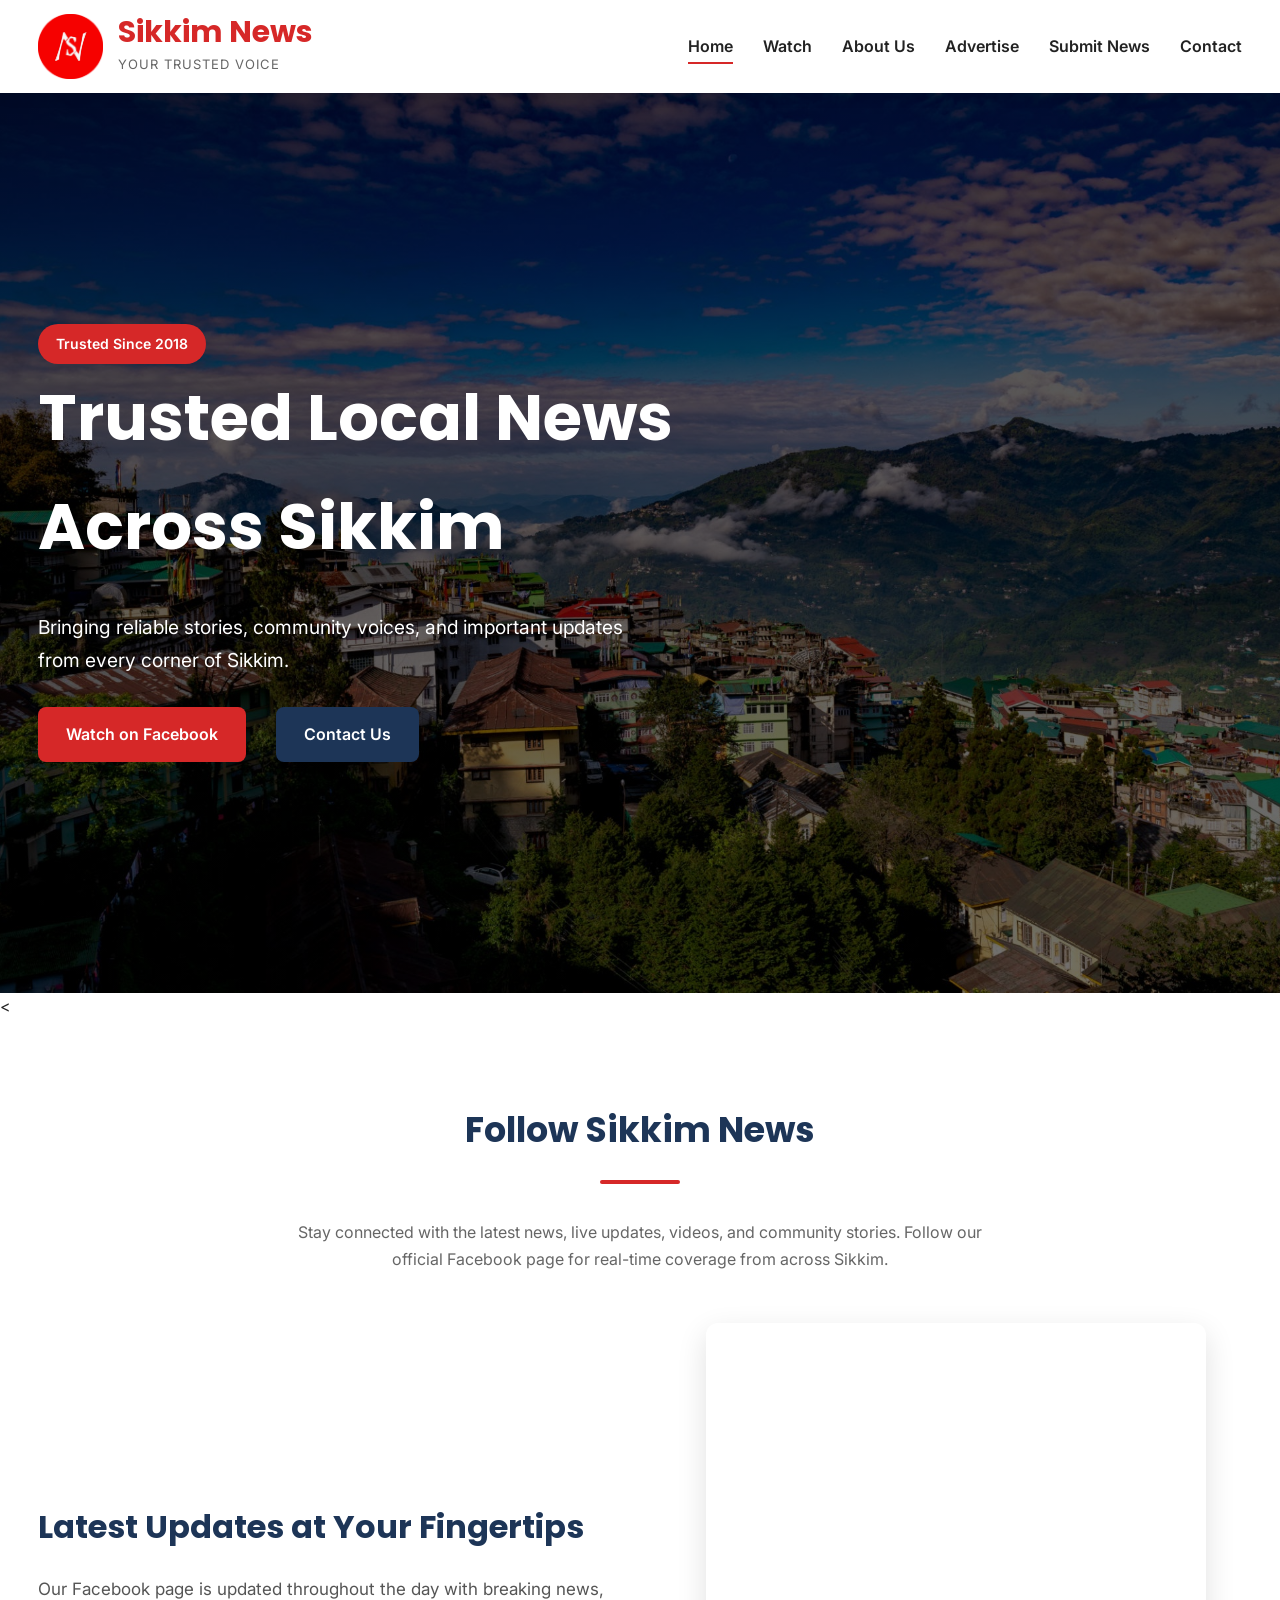
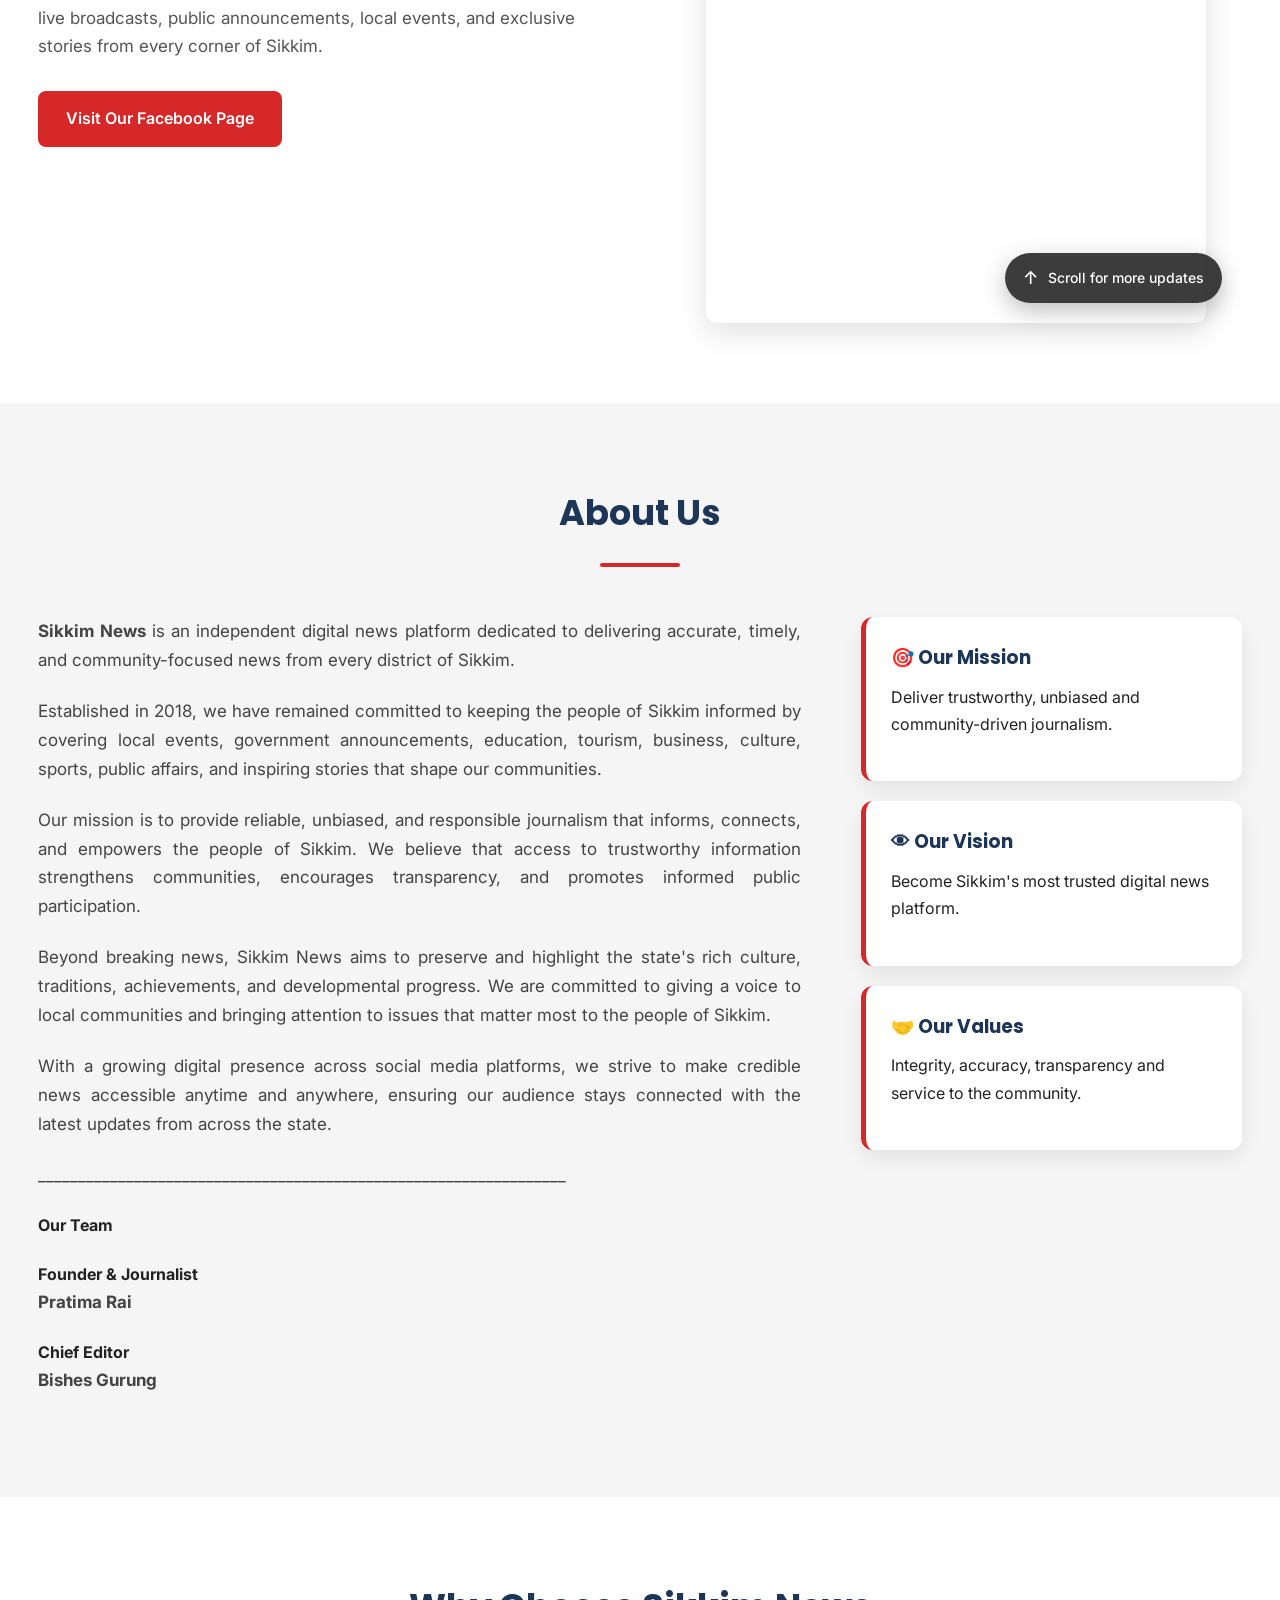
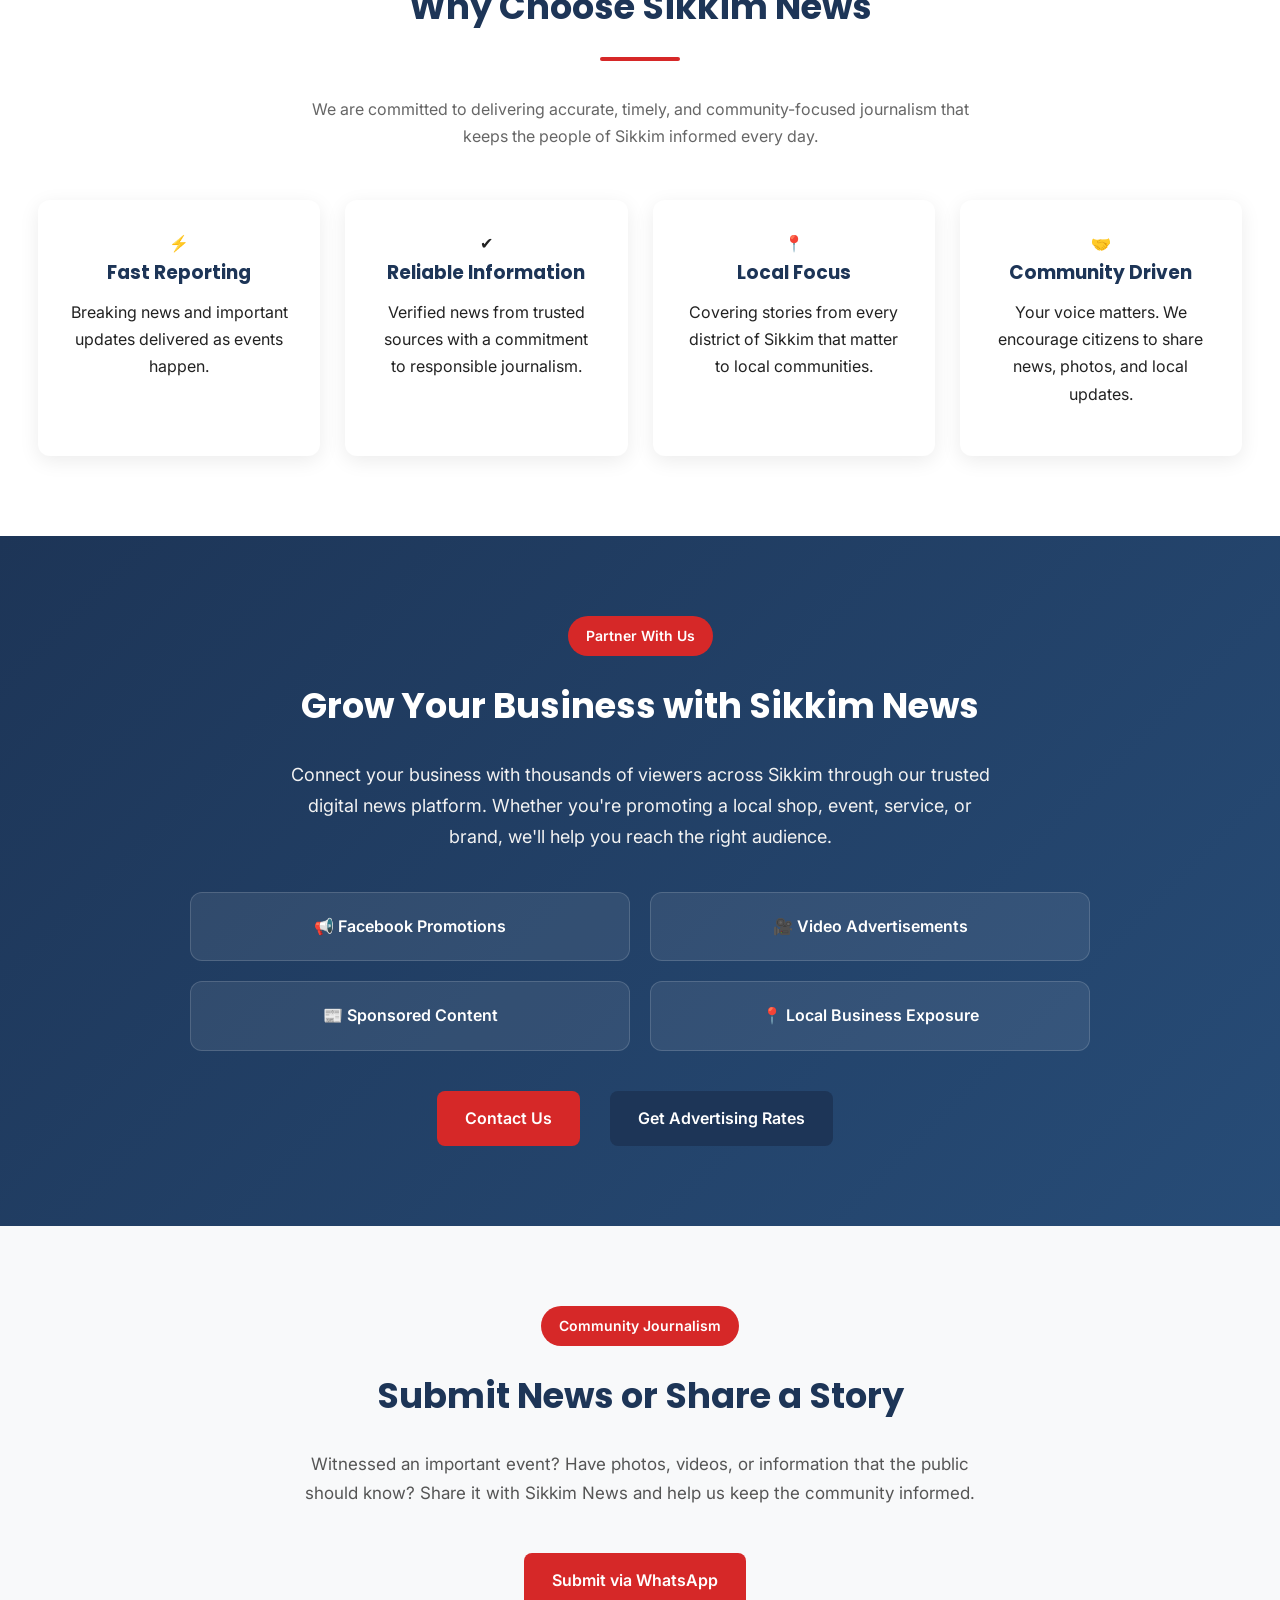
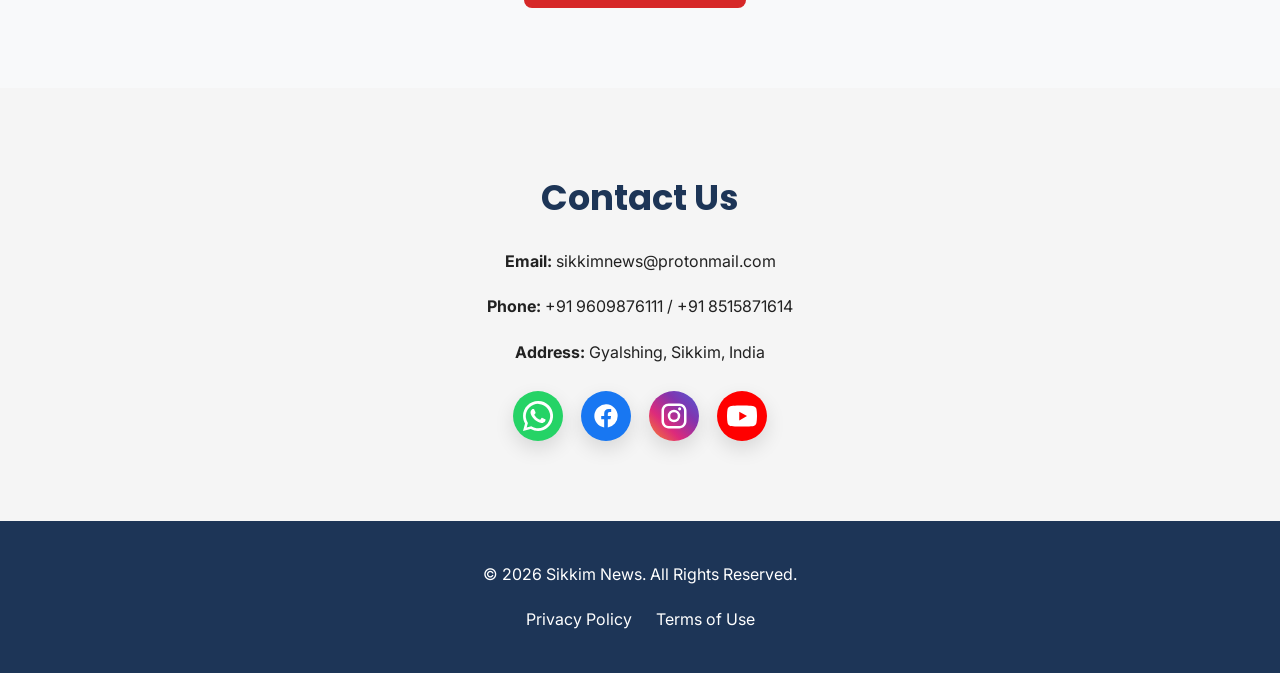
<file: index.html>
<!DOCTYPE html>
<html lang="en">

<head>

   <!-- Basic SEO -->

<title>Sikkim News | Your Trusted Voice Across Sikkim</title>

<meta charset="UTF-8">

<meta name="viewport" content="width=device-width, initial-scale=1.0">

<meta name="description"
content="Official website of Sikkim News. Reliable local news, community updates, advertising opportunities, and trusted journalism from across Sikkim.">

<meta name="keywords"
content="Sikkim News, Sikkim, News, Gyalshing, Gangtok, Breaking News, Local News, Sikkim Media">

<meta name="author"
content="Sikkim News">

<meta name="robots"
content="index, follow">

<!-- Theme Color -->

<meta name="theme-color"
content="#D62828">

<!-- Open Graph (Facebook & WhatsApp) -->

<meta property="og:type"
content="website">

<meta property="og:title"
content="Sikkim News | Your Trusted Voice Across Sikkim">

<meta property="og:description"
content="Reliable local news, community stories, and updates from every corner of Sikkim.">

<meta property="og:image"
content="images/og-image.jpg">

<meta property="og:url"
content="https://SikkimNews.io/sikkimnews/">

<meta property="og:site_name"
content="Sikkim News">

<!-- Twitter / X -->

<meta name="twitter:card"
content="summary_large_image">

<meta name="twitter:title"
content="Sikkim News | Your Trusted Voice Across Sikkim">

<meta name="twitter:description"
content="Reliable local news from across Sikkim.">

<meta name="twitter:image"
content="images/og-image.png">

<!-- Favicon -->

<link rel="icon"
href="images/favicon.ico">

<!-- Stylesheets -->

<link rel="stylesheet" href="css/style.css">

<link rel="stylesheet" href="css/components.css">

<link rel="stylesheet" href="css/responsive.css">
</head>

<body>

    <!-- ================= HEADER ================= -->

    <header id="header">

    <div class="container">

       <a href="#hero" class="logo">

    <img src="images/SikkimNews2.png" alt="Sikkim News Logo">

    <div class="logo-text">

        <h2>Sikkim News</h2>

        <span>Your Trusted Voice</span>

    </div>

</a>
        <button class="menu-toggle" id="menuToggle">

            ☰

        </button>

        <nav id="navbar">

            <ul>

                <li><a href="#hero">Home</a></li>

                <li><a href="#facebook">Watch</a></li>

                <li><a href="#about">About Us</a></li>

                <li><a href="#advertise">Advertise</a></li>

                <li><a href="#submit">Submit News</a></li>

                <li><a href="#contact">Contact</a></li>

            </ul>

        </nav>

    </div>

</header>


    <!-- ================= HERO ================= -->

    <section id="hero">

    <div class="hero-overlay"></div>

    <div class="container hero-content">

        <div>

            <span class="badge">
                Trusted Since 2018
            </span>

            <h1>
                Trusted Local News
                Across Sikkim
            </h1>

            <p>

                Bringing reliable stories,
                community voices,
                and important updates
                from every corner of Sikkim.

            </p>

            <div class="hero-buttons">

                <a href="https://facebook.com/sikkimnewsofficial" class="btn btn-primary">

                    Watch on Facebook

                </a>

                <a href="#contact" class="btn btn-secondary">

                    Contact Us

                </a>

            </div>

        </div>

    </div>

</section>

   <!-- ================= WATCH ================= -->

    <<section id="facebook">

    <div class="container">

        <div class="section-title">

            <h2>Follow Sikkim News</h2>

            <div class="divider"></div>

            <p>
                Stay connected with the latest news, live updates, videos, and community stories.
                Follow our official Facebook page for real-time coverage from across Sikkim.
            </p>

        </div>

        <div class="facebook-section">

            <div class="facebook-text">

                <h3>Latest Updates at Your Fingertips</h3>

                <p>
                    Our Facebook page is updated throughout the day with breaking news,
                    live broadcasts, public announcements, local events, and exclusive
                    stories from every corner of Sikkim.
                </p>

                <a href="https://facebook.com/sikkimnewsofficial"
                   target="_blank"
                   class="btn btn-primary">

                    Visit Our Facebook Page

                </a>

            </div>

            <div class="facebook-feed">

                <!-- Facebook Page Plugin -->

                <iframe
                    src="https://www.facebook.com/plugins/page.php?href=https://www.facebook.com/sikkimnewsofficial&tabs=timeline&width=500&height=600&small_header=false&adapt_container_width=true&hide_cover=false&show_facepile=true"
                    width="500"
                    height="600"
                    style="border:none;overflow:hidden"
                    scrolling="no"
                    frameborder="0"
                    allowfullscreen="true">
                </iframe>

            <div class="scroll-indicator">
                
                <div class="scroll-arrow">↑</div>
                
                <span>Scroll for more updates</span>
            
            </div>

            </div>

        </div>

    </div>

</section>


    <!-- ================= ABOUT ================= -->

    <section id="about">

    <div class="container">

        <div class="section-title">

            <h2>About Us</h2>

            <div class="divider"></div>

        </div>

        <div class="about-content">

            <div class="about-text">

                <p>
                    <strong>Sikkim News</strong> is an independent digital news platform dedicated to delivering
                    accurate, timely, and community-focused news from every district of Sikkim.
                </p>

                <p>
                    Established in 2018, we have remained committed to keeping the people of Sikkim informed by covering local events, government announcements, education, tourism, business, culture, sports, public affairs, and inspiring stories that shape our communities.
                </p>

                <p>
                    Our mission is to provide reliable, unbiased, and responsible journalism that informs, connects, and empowers the people of Sikkim. We believe that access to trustworthy information strengthens communities, encourages transparency, and promotes informed public participation.
                </p>

                <p>
                    Beyond breaking news, Sikkim News aims to preserve and highlight the state's rich culture, traditions, achievements, and developmental progress. We are committed to giving a voice to local communities and bringing attention to issues that matter most to the people of Sikkim.
                </p>

                 <p>
                    With a growing digital presence across social media platforms, we strive to make credible news accessible anytime and anywhere, ensuring our audience stays connected with the latest updates from across the state.
                </p>
                <p>
                __________________________________________________________________
                </p>
                <strong>Our Team</strong>
                <p>
                </p>
                    <strong>Founder & Journalist</strong>
                    <p>
                        <strong>Pratima Rai</strong>
                    </p>

                </p>
                    <strong>Chief Editor</strong>
                    <p>
                        <strong>Bishes Gurung</strong>
                    </p>

                </div>

            <div class="about-highlights">

                <div class="highlight-card">
                    <h3>🎯 Our Mission</h3>
                    <p>Deliver trustworthy, unbiased and community-driven journalism.</p>
                </div>

                <div class="highlight-card">
                    <h3>👁 Our Vision</h3>
                    <p>Become Sikkim's most trusted digital news platform.</p>
                </div>

                <div class="highlight-card">
                    <h3>🤝 Our Values</h3>
                    <p>Integrity, accuracy, transparency and service to the community.</p>
                </div>

            </div>

        </div>

    </div>

</section>
 
    <!-- ================= WHY US ================= -->

    <section id="why">

    <div class="container">

        <div class="section-title">

            <h2>Why Choose Sikkim News</h2>

            <div class="divider"></div>

            <p>
                We are committed to delivering accurate, timely, and community-focused journalism that keeps the people of Sikkim informed every day.
            </p>

        </div>

        <div class="features">

            <div class="feature-card">

                <div class="feature-icon">⚡</div>

                <h3>Fast Reporting</h3>

                <p>
                    Breaking news and important updates delivered as events happen.
                </p>

            </div>

            <div class="feature-card">

                <div class="feature-icon">✔</div>

                <h3>Reliable Information</h3>

                <p>
                    Verified news from trusted sources with a commitment to responsible journalism.
                </p>

            </div>

            <div class="feature-card">

                <div class="feature-icon">📍</div>

                <h3>Local Focus</h3>

                <p>
                    Covering stories from every district of Sikkim that matter to local communities.
                </p>

            </div>

            <div class="feature-card">

                <div class="feature-icon">🤝</div>

                <h3>Community Driven</h3>

                <p>
                    Your voice matters. We encourage citizens to share news, photos, and local updates.
                </p>

            </div>

        </div>

    </div>

</section>

    <!-- ================= ADVERTISE ================= -->

    <section id="advertise">

    <div class="container">

        <div class="advertise-box">

            <span class="ad-badge">
                Partner With Us
            </span>

            <h2>Grow Your Business with Sikkim News</h2>

            <p>
                Connect your business with thousands of viewers across Sikkim through our trusted digital news platform.
                Whether you're promoting a local shop, event, service, or brand, we'll help you reach the right audience.
            </p>

            <div class="advertise-benefits">

                <div class="benefit">
                    📢 Facebook Promotions
                </div>

                <div class="benefit">
                    🎥 Video Advertisements
                </div>

                <div class="benefit">
                    📰 Sponsored Content
                </div>

                <div class="benefit">
                    📍 Local Business Exposure
                </div>

            </div>

            <div class="advertise-buttons">

                <a href="#contact" class="btn btn-primary">
                    Contact Us
                </a>

                <div class="advertise-buttons">

               <a href="https://wa.me/918515871614?text=Hello%20Sikkim%20News,%20I%20would%20like%20to%20advertise%20with%20you."
   class="btn btn-secondary"
   target="_blank">

    Get Advertising Rates

</a>

            </div>

        </div>

    </div>

</section>

    <!-- ================= SUBMIT NEWS ================= -->

   <section id="submit">

    <div class="container">

        <div class="submit-box">

            <span class="submit-badge">
                Community Journalism
            </span>

            <h2>Submit News or Share a Story</h2>

            <p>
                Witnessed an important event? Have photos, videos, or information that the public should know?
                Share it with Sikkim News and help us keep the community informed.
            </p>

            <a href="https://wa.me/919876543210?text=Hello%20Sikkim%20News,%20I%20would%20like%20to%20submit%20a%20news%20tip."
               target="_blank"
               class="btn btn-primary">

                Submit via WhatsApp

            </a>

        </div>

    </div>

</section>

    
    <!-- ================= CONTACT ================= -->

    <section id="contact">

    <div class="container">

        <h2>Contact Us</h2>

        <p><strong>Email:</strong> sikkimnews@protonmail.com</p>

        <p><strong>Phone:</strong> +91 9609876111 / +91 8515871614</p>

        <p><strong>Address:</strong> Gyalshing, Sikkim, India</p>

       <div class="social-links">

    <!-- WhatsApp -->
<a href="https://wa.me/919609876111" target="_blank" aria-label="WhatsApp">
    <svg xmlns="http://www.w3.org/2000/svg"
         viewBox="0 0 24 24"
         width="30"
         height="30"
         fill="currentColor">

        <path d="M20.52 3.48A11.86 11.86 0 0 0 12.04 0C5.42 0 .04 5.38.04 12c0 2.11.55 4.18 1.6 6L0 24l6.18-1.62A11.96 11.96 0 0 0 12.04 24C18.66 24 24.04 18.62 24.04 12c0-3.2-1.25-6.21-3.52-8.52zM12.04 21.8c-1.8 0-3.55-.49-5.07-1.42l-.36-.21-3.67.96.98-3.58-.23-.37A9.75 9.75 0 1 1 12.04 21.8zm5.53-7.33c-.3-.15-1.76-.87-2.03-.97-.27-.1-.47-.15-.67.15s-.77.97-.95 1.17c-.17.2-.35.22-.65.07-.3-.15-1.28-.47-2.43-1.51-.9-.8-1.51-1.8-1.69-2.1-.17-.3-.02-.46.13-.61.13-.13.3-.35.45-.52.15-.17.2-.3.3-.5.1-.2.05-.37-.02-.52-.07-.15-.67-1.62-.92-2.22-.24-.58-.49-.5-.67-.51h-.57c-.2 0-.52.07-.79.37-.27.3-1.04 1.01-1.04 2.47s1.06 2.88 1.2 3.08c.15.2 2.08 3.17 5.03 4.45.7.3 1.25.48 1.68.61.71.23 1.35.2 1.86.12.57-.08 1.76-.72 2.01-1.42.25-.7.25-1.31.17-1.42-.08-.12-.27-.2-.57-.35z"/>
    </svg>
</a>

    <!-- Facebook -->
    <a href="https://facebook.com/sikkimnewsofficial" target="_blank" aria-label="Facebook">
        <svg viewBox="0 0 24 24" width="28" height="28" fill="currentColor">
            <path d="M22 12a10 10 0 1 0-11.56 9.88v-6.99H7.9V12h2.54V9.8c0-2.5 1.49-3.89 3.77-3.89 1.09 0 2.23.19 2.23.19v2.45h-1.26c-1.24 0-1.63.77-1.63 1.56V12h2.78l-.44 2.89h-2.34v6.99A10 10 0 0 0 22 12z"/>
        </svg>
    </a>

    <!-- Instagram -->
<a href="https://instagram.com/sikkimnews.in?igsh" target="_blank" aria-label="Instagram">
    <svg xmlns="http://www.w3.org/2000/svg"
         viewBox="0 0 24 24"
         width="30"
         height="30"
         fill="currentColor">

        <path d="M7.75 2C4.57 2 2 4.57 2 7.75v8.5C2 19.43 4.57 22 7.75 22h8.5C19.43 22 22 19.43 22 16.25v-8.5C22 4.57 19.43 2 16.25 2h-8.5zm0 2h8.5A3.75 3.75 0 0 1 20 7.75v8.5A3.75 3.75 0 0 1 16.25 20h-8.5A3.75 3.75 0 0 1 4 16.25v-8.5A3.75 3.75 0 0 1 7.75 4zm8.75 1a1.25 1.25 0 1 0 1.25 1.25A1.25 1.25 0 0 0 16.5 5zM12 7a5 5 0 1 0 5 5 5 5 0 0 0-5-5zm0 2a3 3 0 1 1-3 3 3 3 0 0 1 3-3z"/>

    </svg>
</a>

    <!-- YouTube -->
    <a href="https://youtube.com/@sikkimnews.in" target="_blank" aria-label="YouTube">
        <svg viewBox="0 0 24 24" width="30" height="30" fill="currentColor">
            <path d="M23.5 6.2a3 3 0 0 0-2.1-2.1C19.6 3.5 12 3.5 12 3.5s-7.6 0-9.4.6A3 3 0 0 0 .5 6.2 31.5 31.5 0 0 0 0 12a31.5 31.5 0 0 0 .5 5.8 3 3 0 0 0 2.1 2.1c1.8.5 9.4.5 9.4.5s7.6 0 9.4-.5a3 3 0 0 0 2.1-2.1A31.5 31.5 0 0 0 24 12a31.5 31.5 0 0 0-.5-5.8zM9.8 15.5v-7L16 12l-6.2 3.5z"/>
        </svg>
    </a>

</div>

        </div>

    </div>

</section>

    <!-- ================= FOOTER ================= -->

    <footer>

        <div class="container">

            <p>

                © 2026 Sikkim News. All Rights Reserved.

            </p>

            <a href="privacy.html">

                Privacy Policy

            </a>

            <a href="terms.html">

                Terms of Use

            </a>

        </div>

    </footer>

    <script src="js/script.js"></script>

</body>

</html>
</file>
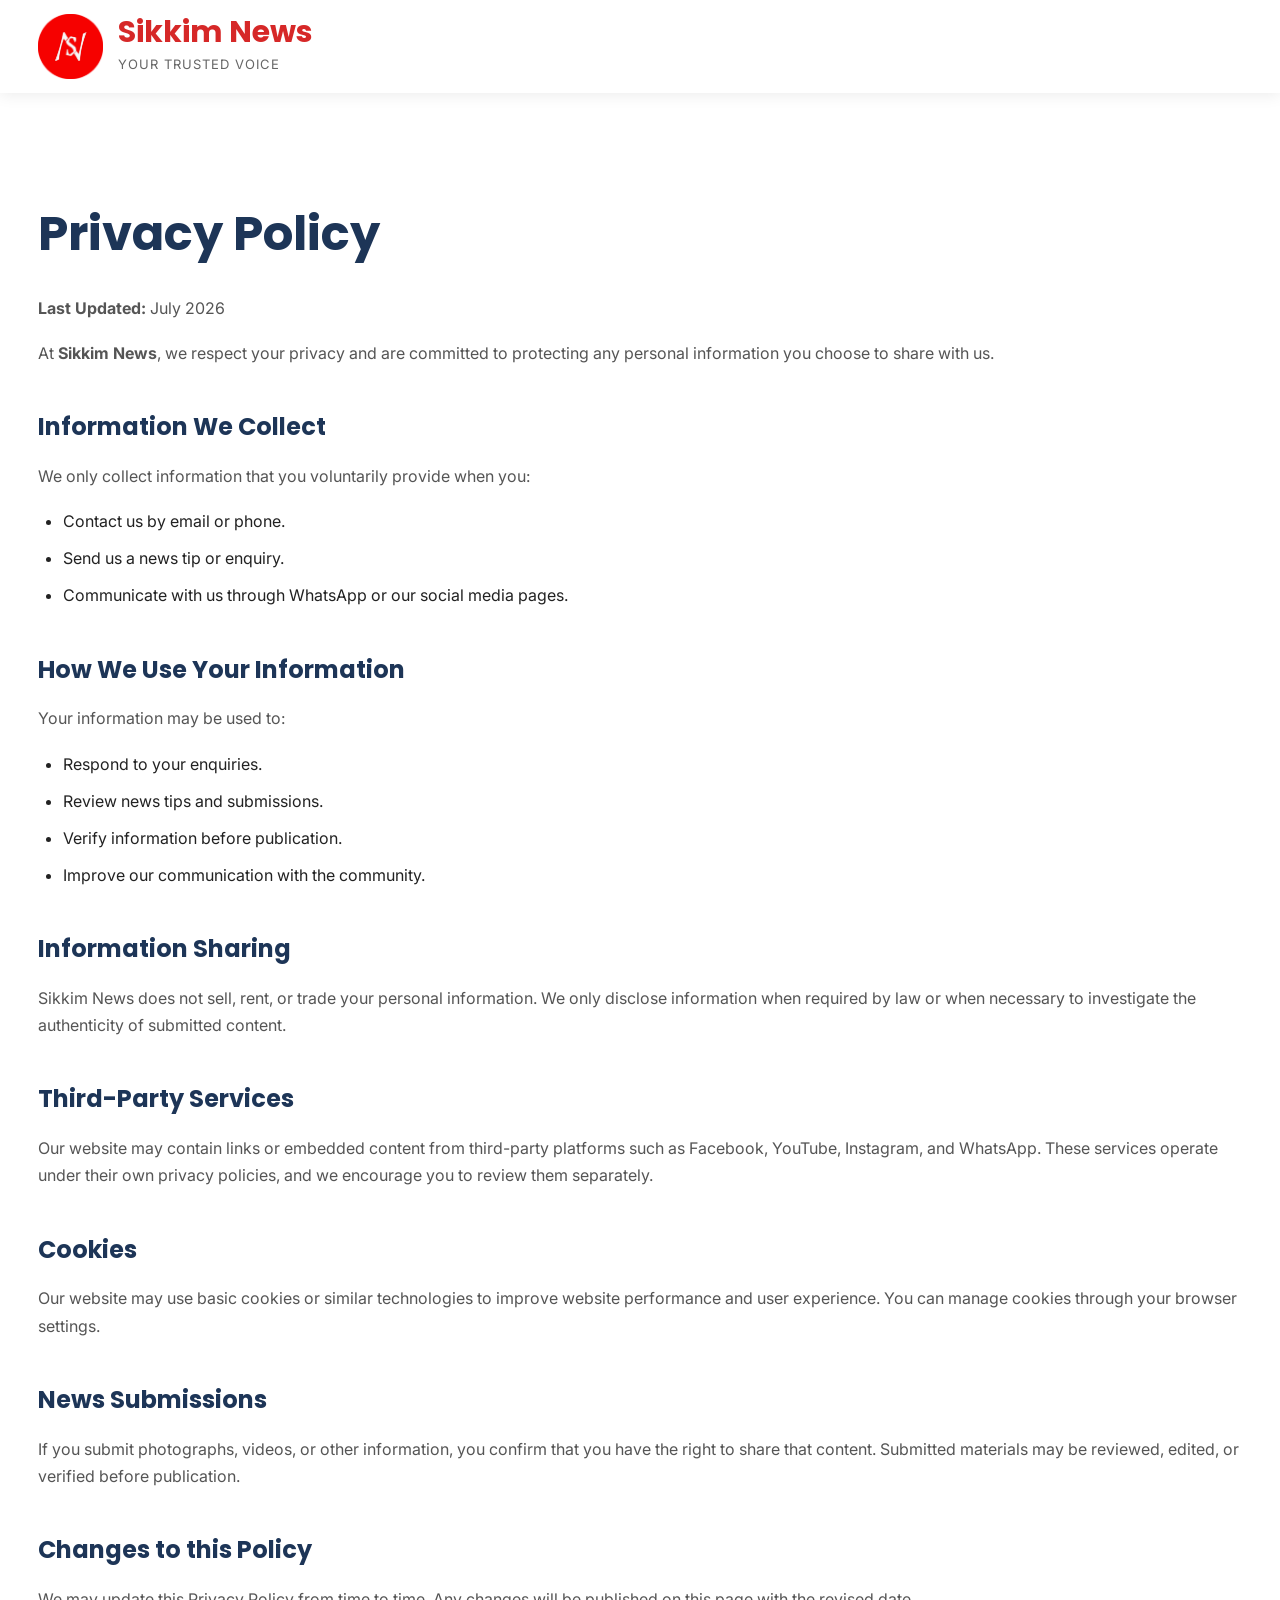
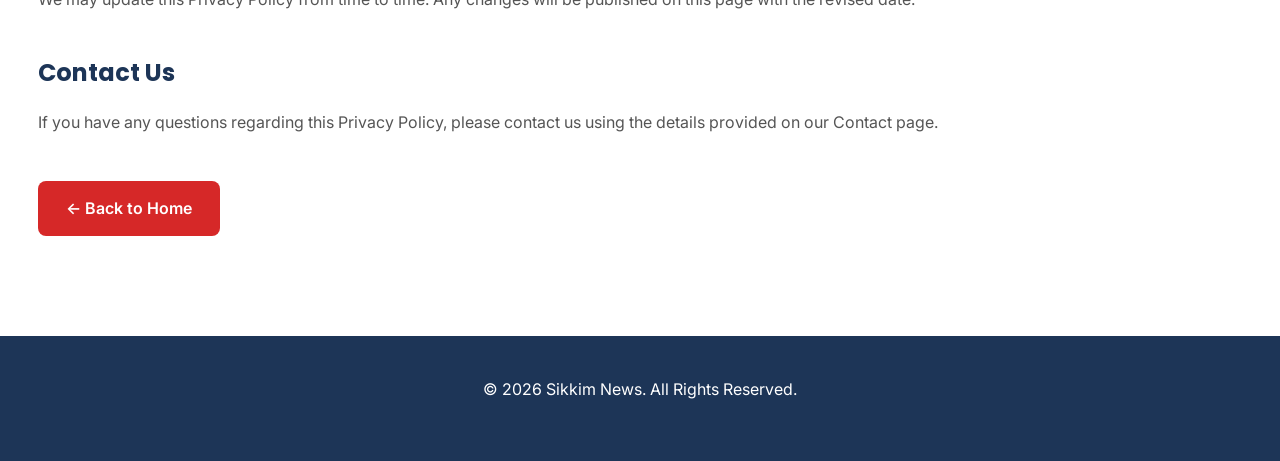
<file: privacy.html>
<!DOCTYPE html>
<html lang="en">

<head>

    <meta charset="UTF-8">
    <meta name="viewport" content="width=device-width, initial-scale=1.0">

    <title>Privacy Policy | Sikkim News</title>

    <meta name="description" content="Privacy Policy of Sikkim News">

    <link rel="stylesheet" href="css/style.css">
    <link rel="stylesheet" href="css/components.css">
    <link rel="stylesheet" href="css/responsive.css">

</head>

<body>

<header id="header">

    <div class="container">

        <a href="index.html" class="logo">

            <img src="images/SikkimNews2.png" alt="Sikkim News Logo">

            <div class="logo-text">

                <h2>Sikkim News</h2>

                <span>Your Trusted Voice</span>

            </div>

        </a>

    </div>

</header>

<section class="page-content">

    <div class="container">

        <h1>Privacy Policy</h1>

        <p><strong>Last Updated:</strong> July 2026</p>

        <p>
            At <strong>Sikkim News</strong>, we respect your privacy and are committed to protecting any personal
            information you choose to share with us.
        </p>

        <h2>Information We Collect</h2>

        <p>
            We only collect information that you voluntarily provide when you:
        </p>

        <ul>

            <li>Contact us by email or phone.</li>

            <li>Send us a news tip or enquiry.</li>

            <li>Communicate with us through WhatsApp or our social media pages.</li>

        </ul>

        <h2>How We Use Your Information</h2>

        <p>Your information may be used to:</p>

        <ul>

            <li>Respond to your enquiries.</li>

            <li>Review news tips and submissions.</li>

            <li>Verify information before publication.</li>

            <li>Improve our communication with the community.</li>

        </ul>

        <h2>Information Sharing</h2>

        <p>
            Sikkim News does not sell, rent, or trade your personal information.
            We only disclose information when required by law or when necessary to investigate the authenticity of submitted content.
        </p>

        <h2>Third-Party Services</h2>

        <p>
            Our website may contain links or embedded content from third-party platforms such as Facebook, YouTube,
            Instagram, and WhatsApp. These services operate under their own privacy policies, and we encourage you to
            review them separately.
        </p>

        <h2>Cookies</h2>

        <p>
            Our website may use basic cookies or similar technologies to improve website performance and user experience.
            You can manage cookies through your browser settings.
        </p>

        <h2>News Submissions</h2>

        <p>
            If you submit photographs, videos, or other information, you confirm that you have the right to share that
            content. Submitted materials may be reviewed, edited, or verified before publication.
        </p>

        <h2>Changes to this Policy</h2>

        <p>
            We may update this Privacy Policy from time to time. Any changes will be published on this page with the
            revised date.
        </p>

        <h2>Contact Us</h2>

        <p>
            If you have any questions regarding this Privacy Policy, please contact us using the details provided on our Contact page.
        </p>

        <br>

        <a href="index.html" class="btn btn-primary">

            ← Back to Home

        </a>

    </div>

</section>

<footer>

    <div class="container">

        <p>© 2026 Sikkim News. All Rights Reserved.</p>

    </div>

</footer>

</body>

</html>
</file>
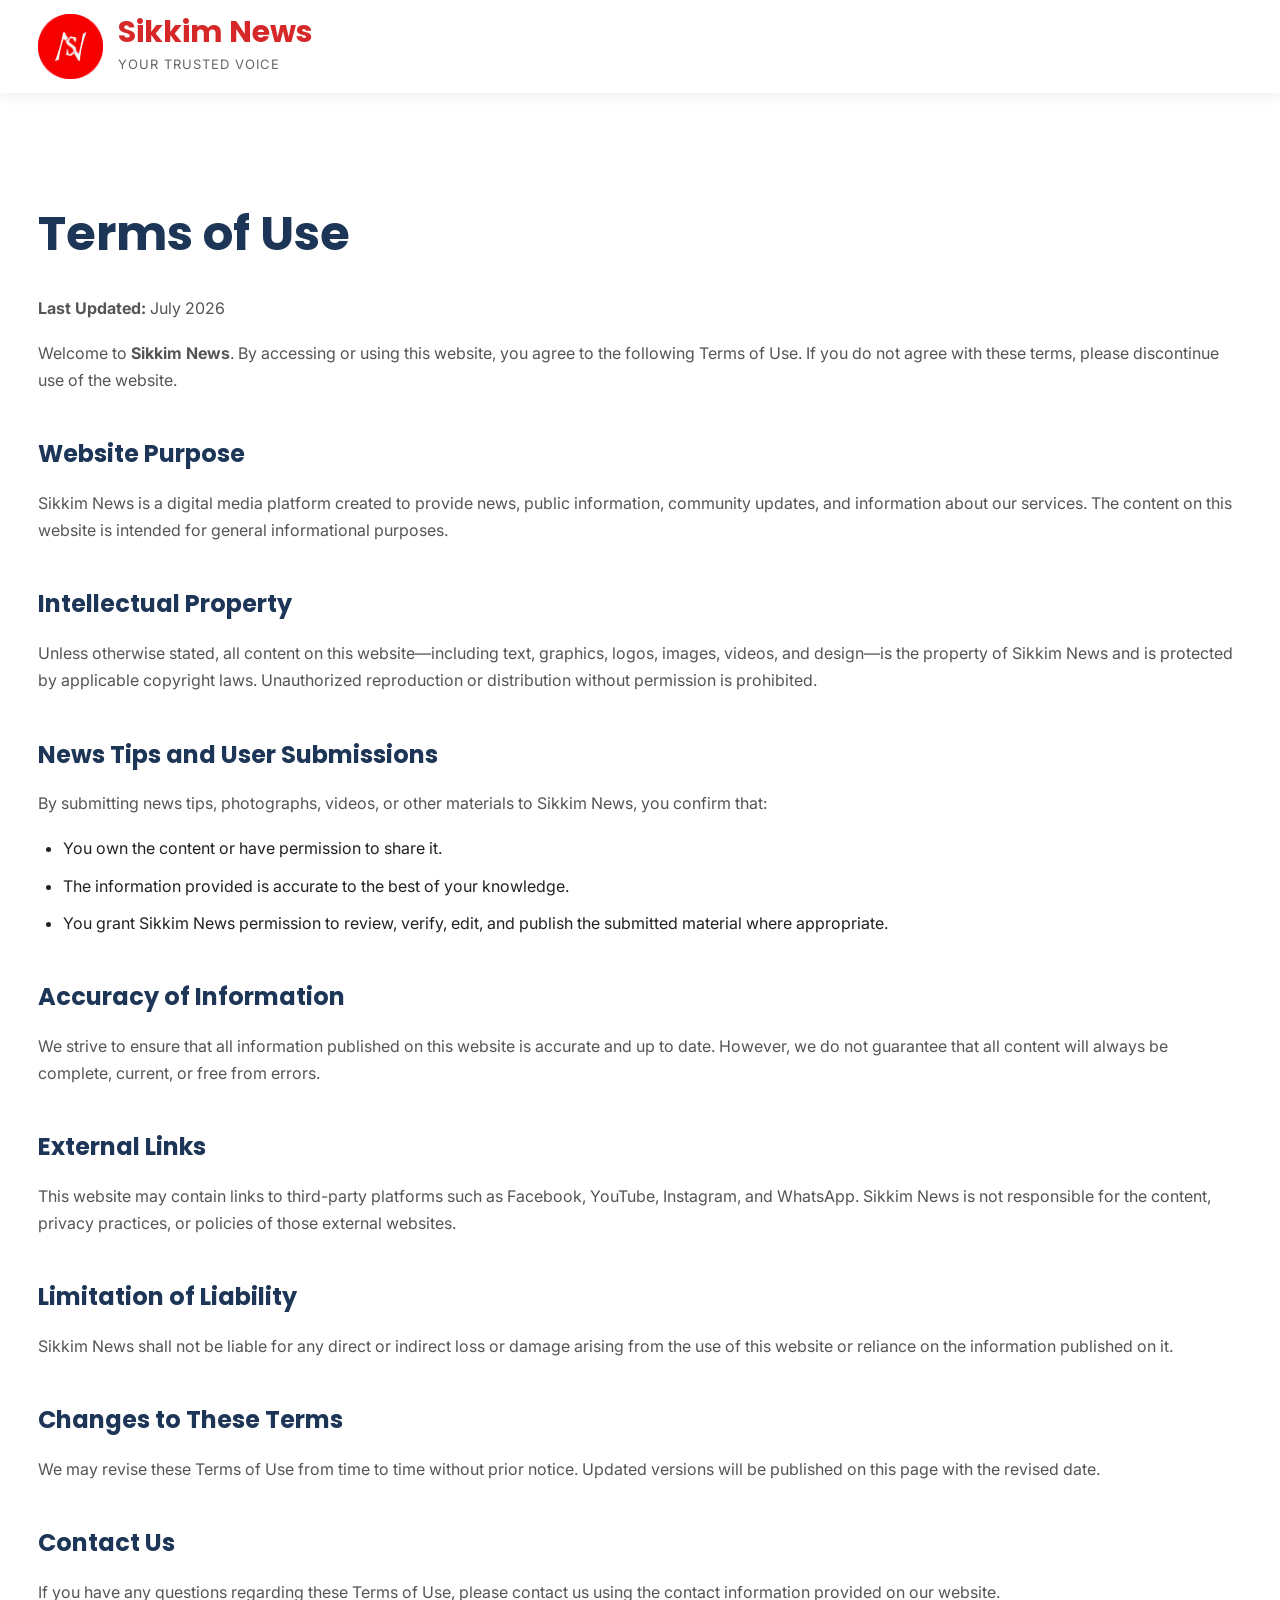
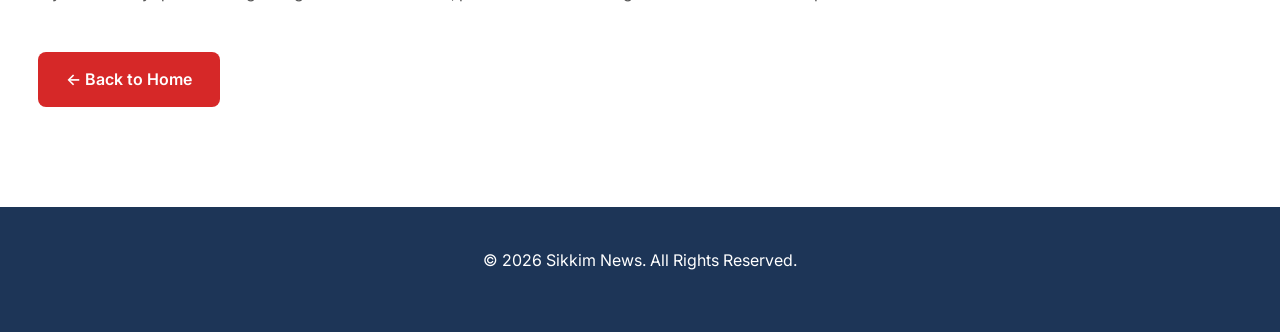
<file: terms.html>
<!DOCTYPE html>
<html lang="en">

<head>

    <meta charset="UTF-8">
    <meta name="viewport" content="width=device-width, initial-scale=1.0">

    <title>Terms of Use | Sikkim News</title>

    <meta name="description" content="Terms of Use for Sikkim News">

    <link rel="stylesheet" href="css/style.css">
    <link rel="stylesheet" href="css/components.css">
    <link rel="stylesheet" href="css/responsive.css">

</head>

<body>

<header id="header">

    <div class="container">

        <a href="index.html" class="logo">

            <img src="images/SikkimNews2.png" alt="Sikkim News Logo">

            <div class="logo-text">

                <h2>Sikkim News</h2>

                <span>Your Trusted Voice</span>

            </div>

        </a>

    </div>

</header>

<section class="page-content">

    <div class="container">

        <h1>Terms of Use</h1>

        <p><strong>Last Updated:</strong> July 2026</p>

        <p>
            Welcome to <strong>Sikkim News</strong>. By accessing or using this website, you agree to the following Terms of Use. If you do not agree with these terms, please discontinue use of the website.
        </p>

        <h2>Website Purpose</h2>

        <p>
            Sikkim News is a digital media platform created to provide news, public information, community updates, and information about our services. The content on this website is intended for general informational purposes.
        </p>

        <h2>Intellectual Property</h2>

        <p>
            Unless otherwise stated, all content on this website—including text, graphics, logos, images, videos, and design—is the property of Sikkim News and is protected by applicable copyright laws. Unauthorized reproduction or distribution without permission is prohibited.
        </p>

        <h2>News Tips and User Submissions</h2>

        <p>
            By submitting news tips, photographs, videos, or other materials to Sikkim News, you confirm that:
        </p>

        <ul>

            <li>You own the content or have permission to share it.</li>

            <li>The information provided is accurate to the best of your knowledge.</li>

            <li>You grant Sikkim News permission to review, verify, edit, and publish the submitted material where appropriate.</li>

        </ul>

        <h2>Accuracy of Information</h2>

        <p>
            We strive to ensure that all information published on this website is accurate and up to date. However, we do not guarantee that all content will always be complete, current, or free from errors.
        </p>

        <h2>External Links</h2>

        <p>
            This website may contain links to third-party platforms such as Facebook, YouTube, Instagram, and WhatsApp. Sikkim News is not responsible for the content, privacy practices, or policies of those external websites.
        </p>

        <h2>Limitation of Liability</h2>

        <p>
            Sikkim News shall not be liable for any direct or indirect loss or damage arising from the use of this website or reliance on the information published on it.
        </p>

        <h2>Changes to These Terms</h2>

        <p>
            We may revise these Terms of Use from time to time without prior notice. Updated versions will be published on this page with the revised date.
        </p>

        <h2>Contact Us</h2>

        <p>
            If you have any questions regarding these Terms of Use, please contact us using the contact information provided on our website.
        </p>

        <br>

        <a href="index.html" class="btn btn-primary">

            ← Back to Home

        </a>

    </div>

</section>

<footer>

    <div class="container">

        <p>© 2026 Sikkim News. All Rights Reserved.</p>

    </div>

</footer>

</body>

</html>
</file>
<file: css/style.css>
/* ===================================
   SIKKIM NEWS
   Global Styles
=================================== */

/* Google Fonts */
@import url('https://fonts.googleapis.com/css2?family=Inter:wght@300;400;500;600;700&family=Poppins:wght@500;600;700;800&display=swap');

/* Reset */

*{
    margin:0;
    padding:0;
    box-sizing:border-box;
}

html{
    scroll-behavior:smooth;
}

body{

    font-family:'Inter',sans-serif;

    background:#ffffff;

    color:#222;

    line-height:1.7;

}

/* Variables */

:root{

    --primary:#D62828;

    --secondary:#1D3557;

    --light:#F5F5F5;

    --dark:#222;

    --white:#fff;

    --container:1200px;

}

/* Container */

.container{

    width:94%;

    max-width:1400px;

    margin:auto;

}

/* Images */

img{

    max-width:100%;

    height:auto;

    display:block;

}

/* Links */

a{

    text-decoration:none;

    color:inherit;

}

/* Lists */

ul{

    list-style:none;

}

/* Headings */

h1,h2,h3{

    font-family:'Poppins',sans-serif;

    color:var(--secondary);

}

h1{

    font-size:3rem;

    margin-bottom:20px;

}

h2{

    font-size:2.2rem;

    margin-bottom:20px;

    text-align:center;

}

h3{

    margin-bottom:10px;

}

/* Paragraph */

p{

    margin-bottom:18px;

}

/* Buttons */

.btn{

    display:inline-block;

    padding:14px 28px;

    border-radius:8px;

    transition:.3s;

    font-weight:600;

    margin-right:10px;

}

.btn-primary{

    background:var(--primary);

    color:white;

}

.btn-primary:hover{

    background:#b81f1f;

}

.btn-secondary{

    background:var(--secondary);

    color:white;

}

.btn-secondary:hover{

    background:#142947;

}

/* ==========================
HEADER
========================== */

header{

backdrop-filter: blur(12px);
-webkit-backdrop-filter: blur(12px);

    background:rgba(255,255,255,.92);

    position:sticky;

    top:0;

    z-index:999;

    box-shadow:0 2px 15px rgba(0,0,0,.08);

}

header .container{

display:flex;

align-items:center;

justify-content:space-between;

padding:14px 0;

}
nav{

margin-left:auto;

}

.logo{

    display:flex;

    align-items:center;

    gap:15px;

}

.logo img{

    width:65px;

    height:65px;

    object-fit:contain;

}

.logo-text{

    display:flex;

    flex-direction:column;

    justify-content:center;

}

.logo-text h2{

    margin:0;

    font-size:30px;

    color:#D62828;

    line-height:1;

}

.logo-text span{

    font-size:13px;

    color:#666;

    margin-top:6px;

    letter-spacing:1px;

    text-transform:uppercase;

}

nav ul{

    display:flex;

    gap:30px;

}

nav a{

    font-weight:600;

}

nav a:hover{

    color:var(--primary);

}

/* ==========================
HERO
========================== */

/* ================= HERO ================= */

#hero{

    position:relative;

    min-height:100vh;

    background:url("../images/Gangtok-Sikkim1.jpeg") center center/cover no-repeat;

    display:flex;

    align-items:center;

    color:white;

}

.hero-overlay{

    position:absolute;

    inset:0;

   background:linear-gradient(
    rgba(0,0,0,.70),
    rgba(0,0,0,.55)
);

}

.hero-content{

    position:relative;

    z-index:2;

}

.hero-content h1{

    color:white;

    font-size:4rem;

    max-width:700px;

}

.hero-content p{

    max-width:600px;

    font-size:1.2rem;

    margin:30px 0;

}

.hero-buttons{

    display:flex;

    gap:20px;

    flex-wrap:wrap;

}

/* ==========================
SECTIONS
========================== */

section{

    padding:80px 0;

}

#about{

    background:var(--light);

}

#videos{

    background:white;

}

.video-grid{

    display:grid;

    grid-template-columns:repeat(3,1fr);

    gap:25px;

    margin-top:40px;

}

.video-card{

    background:var(--light);

    border-radius:12px;

    padding:70px 20px;

    text-align:center;

    font-weight:600;

}

/* ==========================
FEATURES
========================== */

.features{

    display:grid;

    grid-template-columns:repeat(4,1fr);

    gap:25px;

    margin-top:40px;

}

.feature-card{

    background:white;

    padding:30px;

    border-radius:12px;

    text-align:center;

    box-shadow:0 5px 20px rgba(0,0,0,.08);

}

/* ==========================
ADVERTISE
========================== */

#advertise{

    background:linear-gradient(135deg,#1D3557,#274C77);

    color:white;

}

#advertise h2{

    color:white;

}

.advertise-box{

    max-width:900px;

    margin:auto;

    text-align:center;

}

.ad-badge{

    display:inline-block;

    background:#D62828;

    color:white;

    padding:8px 18px;

    border-radius:30px;

    font-size:14px;

    font-weight:600;

    margin-bottom:20px;

}

.advertise-box p{

    max-width:700px;

    margin:25px auto 40px;

    font-size:18px;

    color:#f2f2f2;

}

.advertise-benefits{

    display:grid;

    grid-template-columns:repeat(2,1fr);

    gap:20px;

    margin-bottom:40px;

}

.benefit{

    background:rgba(255,255,255,.08);

    padding:20px;

    border-radius:12px;

    border:1px solid rgba(255,255,255,.15);

    font-weight:600;

    transition:.3s;

}

.benefit:hover{

    background:rgba(255,255,255,.15);

    transform:translateY(-5px);

}

.advertise-buttons{

    display:flex;

    justify-content:center;

    gap:20px;

    flex-wrap:wrap;

}

/* ==========================
SUBMIT NEWS
========================== */

#submit{

    background:#F8F9FA;

}

.submit-box{

    max-width:950px;

    margin:auto;

    text-align:center;

}

.submit-badge{

    display:inline-block;

    background:#D62828;

    color:#fff;

    padding:8px 18px;

    border-radius:30px;

    font-size:14px;

    font-weight:600;

    margin-bottom:20px;

}

.submit-box p{

    max-width:700px;

    margin:25px auto 45px;

    color:#555;

    font-size:17px;

}

.submit-options{

    display:grid;

    grid-template-columns:repeat(3,1fr);

    gap:25px;

    margin-bottom:40px;

}

.submit-card{

    background:#fff;

    padding:30px;

    border-radius:16px;

    box-shadow:0 8px 20px rgba(0,0,0,.06);

    transition:.3s;

}

.submit-card:hover{

    transform:translateY(-8px);

    box-shadow:0 16px 32px rgba(0,0,0,.10);

}

.submit-icon{

    font-size:42px;

    margin-bottom:18px;

}

.submit-card h3{

    color:#1D3557;

    margin-bottom:10px;

}

/* ==========================
CONTACT
========================== */

#contact{

    background:var(--light);

}

#contact p{

    text-align:center;

}

/* ==========================
FOOTER
========================== */

footer{

    background:var(--secondary);

    color:white;

    padding:40px 0;

    text-align:center;

}

footer a{

    color:white;

    margin:0 10px;

}

footer a:hover{

    text-decoration:underline;

}

/* ===========================
Navigation
=========================== */

.menu-toggle{

display:none;

background:none;

border:none;

font-size:32px;

cursor:pointer;

}

header{

transition:.3s;

}

header.scrolled{

background:white;

box-shadow:0 10px 25px rgba(0,0,0,.08);

}

nav a{

position:relative;

}

nav a::after{

content:"";

position:absolute;

bottom:-8px;

left:0;

width:0;

height:2px;

background:#D62828;

transition:.3s;

}

nav a:hover::after,

nav a.active::after{

width:100%;

}


.social-links{

    display:flex;

    justify-content:center;

    gap:18px;

    margin-top:30px;

    flex-wrap:wrap;

}

.social-links a{

    width:60px;

    height:60px;

    border-radius:50%;

    display:flex;

    align-items:center;

    justify-content:center;

    color:#fff;

    transition:.3s ease;

    box-shadow:0 8px 20px rgba(0,0,0,.12);

}

.social-links a:nth-child(1){

    background:#25D366;

}

.social-links a:nth-child(2){

    background:#1877F2;

}

.social-links a:nth-child(3){

    background:linear-gradient(45deg,#F58529,#DD2A7B,#8134AF,#515BD4);

}

.social-links a:nth-child(4){

    background:#FF0000;

}

.social-links a:hover{

    transform:translateY(-6px) scale(1.08);

    box-shadow:0 12px 28px rgba(0,0,0,.18);

}

/* ==========================
ABOUT
========================== */

.about-content{

    display:grid;

    grid-template-columns:2fr 1fr;

    gap:60px;

    align-items:start;

    margin-top:50px;

}

.about-text p{

    margin-bottom:22px;

    text-align:justify;

    font-size:17px;

    color:#444;

}

.about-highlights{

    display:flex;

    flex-direction:column;

    gap:20px;

}

.highlight-card{

    background:#fff;

    padding:25px;

    border-radius:12px;

    border-left:5px solid #D62828;

    box-shadow:0 8px 20px rgba(0,0,0,.08);

    transition:.3s;

}

.highlight-card:hover{

    transform:translateY(-5px);

}

.highlight-card h3{

    margin-bottom:10px;

    color:#1D3557;

}

/* ==========================
FACEBOOK
========================== */

#facebook{

    background:#ffffff;

}

.facebook-section{

    display:grid;

    grid-template-columns:1fr 1fr;

    gap:60px;

    align-items:center;

    margin-top:50px;

}

.facebook-text h3{

    font-size:32px;

    margin-bottom:20px;

    color:#1D3557;

}

.facebook-text p{

    margin-bottom:30px;

    color:#555;

    font-size:17px;

}

.facebook-feed{

    display:flex;

    justify-content:center;

}

.facebook-feed iframe{

    width:100%;

    max-width:500px;

    border-radius:12px;

    box-shadow:0 10px 30px rgba(0,0,0,.12);

}

/* ==========================
FACEBOOK SCROLL INDICATOR
========================== */

.facebook-feed{

    position:relative;

    display:flex;

    justify-content:center;

}

.scroll-indicator{

    position:absolute;

    right:20px;

    bottom:20px;

    display:flex;

    align-items:center;

    gap:10px;

    padding:10px 18px;

    border-radius:30px;

    background:rgba(18,18,18,.82);

    color:#fff;

    font-size:14px;

    font-weight:500;

    backdrop-filter:blur(8px);

    -webkit-backdrop-filter:blur(8px);

    box-shadow:0 8px 24px rgba(0,0,0,.25);

    pointer-events:none;

    animation:indicatorFade 6s infinite;

    z-index:5;

}

.scroll-arrow{

    font-size:18px;

    animation:arrowBounce 1.2s infinite;

}


/* ==========================
LEGAL PAGES
========================== */

.page-content{

    padding:100px 0;

}

.page-content h1{

    margin-bottom:20px;

}

.page-content h2{

    text-align:left;

    margin-top:40px;

    margin-bottom:15px;

    font-size:1.5rem;

}

.page-content p{

    color:#555;

    margin-bottom:18px;

}

.page-content ul{

    margin-left:25px;

    margin-bottom:20px;

    list-style:disc;

}

.page-content li{

    margin-bottom:10px;

}
</file>
<file: css/components.css>
/* ===================================
   COMPONENTS
=================================== */

/* Section Titles */

.section-title{

    text-align:center;

    margin-bottom:50px;

}

.section-title p{

    max-width:700px;

    margin:0 auto;

    color:#666;

}

/* Cards */

.card{

    background:#fff;

    border-radius:14px;

    padding:30px;

    box-shadow:0 8px 25px rgba(0,0,0,.08);

    transition:.3s ease;

}

.card:hover{

    transform:translateY(-8px);

    box-shadow:0 15px 35px rgba(0,0,0,.12);

}

/* Buttons */

.btn{

    cursor:pointer;

    border:none;

}

.btn:hover{

    transform:translateY(-2px);

}

/* Social Icons */

.social-links{

    display:flex;

    justify-content:center;

    gap:18px;

    margin-top:25px;

}

.social-links a{

    width:50px;

    height:50px;

    display:flex;

    align-items:center;

    justify-content:center;

    border-radius:50%;

    background:#D62828;

    color:#fff;

    font-size:20px;

    transition:.3s;

}

.social-links a:hover{

    background:#1D3557;

}

/* Forms */

form{

    max-width:700px;

    margin:auto;

}

input,
textarea{

    width:100%;

    padding:15px;

    margin-bottom:20px;

    border:1px solid #ddd;

    border-radius:8px;

    font-size:16px;

    font-family:inherit;

}

textarea{

    min-height:180px;

    resize:vertical;

}

input:focus,
textarea:focus{

    outline:none;

    border-color:#D62828;

}

/* Divider */

.divider{

    width:80px;

    height:4px;

    background:#D62828;

    margin:15px auto 35px;

    border-radius:5px;

}

/* Badges */

.badge{

    display:inline-block;

    padding:8px 18px;

    background:#D62828;

    color:#fff;

    border-radius:999px;

    font-size:14px;

    font-weight:600;

}

/* Shadows */

.shadow{

    box-shadow:0 10px 25px rgba(0,0,0,.08);

}

/* Rounded */

.rounded{

    border-radius:15px;

}
</file>
<file: css/responsive.css>
/* ===================================
   TABLETS (<= 992px)
=================================== */
@media (max-width: 992px) {
    /* Center the Hero content block layout elements */
    #hero .container {
        text-align: center;
    }
    
    .hero-content h1,
    .hero-content p,
    .hero-content .badge {
        margin-left: auto !important;
        margin-right: auto !important;
    }
    
    .features {
        grid-template-columns: repeat(2, 1fr);
    }
    
    .video-grid {
        grid-template-columns: 1fr 1fr;
    }

    .about-content,
    .facebook-section {
        grid-template-columns: 1fr;
        gap: 40px;
    }
}

/* ===================================
   MOBILE & SMARTPHONES (<= 768px)
=================================== */
@media (max-width: 768px) {
    /* Hide the hamburger icon completely */
    .menu-toggle {
        display: none !important;
    }

    header .container {
        flex-direction: column;
        gap: 10px;
        text-align: center;
        padding: 10px 0;
    }

    /* NAVIGATION FIXED ROW: Resized smaller and forced on one consistent line */
    nav {
        margin: 8px 0 0 0;
        width: 100%;
        overflow-x: auto;            
        scrollbar-width: none;       
        -webkit-overflow-scrolling: touch; 
    }

    nav::-webkit-scrollbar {
        display: none;               
    }

    nav ul {
        display: flex !important;
        flex-direction: row !important;
        flex-wrap: nowrap !important;   
        justify-content: center;        
        gap: 14px;                      
        padding: 4px 10px;
    }

    nav a {
        font-size: 13px;                
        white-space: nowrap;            
    }

    /* LOGO RESIZING: Scaled down uniformly so it doesn't distort alignment */
    .logo img {
        width: 45px !important;
        height: 45px !important;
        object-fit: contain;
    }

    .logo-text h2 {
        font-size: 22px;
    }

    .logo-text span {
        font-size: 10px;
        margin-top: 2px;
    }

    /* HERO TEXT & LAYOUT ALIGNMENT */
    #hero {
        min-height: auto !important;
        padding: 120px 0 80px 0 !important; /* Replaces vh limitations for steady mobile display */
    }

    .hero-content h1 {
        font-size: 2.2rem !important;
        line-height: 1.3 !important;
        max-width: 100% !important;
    }

    .hero-content p {
        font-size: 1.05rem !important;
        margin: 20px auto !important;
        max-width: 100% !important;
    }

    /* BUTTONS FIXED ROW: Keeps action buttons side-by-side on one line */
    .hero-buttons, 
    .advertise-buttons {
        display: flex !important;
        flex-direction: row !important;
        flex-wrap: nowrap !important;   
        justify-content: center !important;
        gap: 10px !important;
        width: 100%;
    }

    .btn {
        font-size: 13px !important;     
        padding: 10px 16px !important;  
        margin: 0 !important;
        width: auto !important;
        white-space: nowrap;
    }

    /* ABOUT CONTENT ALIGNMENT & BUG FIXES */
    .about-text p {
        text-align: left !important;  /* Overrides awkward justified spaces on phone widths */
        font-size: 15px !important;
        word-break: break-all;        /* FIX: Prevents the row of underscores from breaking container width */
    }

    /* GENERAL SECTIONS & GRID CLEANUP */
    h2 { 
        font-size: 1.7rem !important; 
    }
    
    section { 
        padding: 50px 0 !important; 
    }

    .features, 
    .video-grid,
    .advertise-benefits,
    .submit-options {
        grid-template-columns: 1fr !important;
        gap: 16px !important;
    }

    /* FOOTER ALIGNMENT: Neatly stacks information */
    footer .container {
        display: flex;
        flex-direction: column;
        gap: 12px;
        align-items: center;
    }

    footer p {
        margin-bottom: 0;
    }
}

/* ===================================
   SMALL PHONES (<= 480px)
=================================== */
@media (max-width: 480px) {
    .container {
        width: 92%;
    }
    
    h1 { font-size: 1.8rem !important; }
    h2 { font-size: 1.4rem !important; }
    
    nav ul {
        justify-content: flex-start; /* Fluid scroll start point for ultra-narrow viewport windows */
    }

    nav a {
        font-size: 12px;
    }
}

/* ===================================
   ANIMATIONS
=================================== */
@keyframes arrowBounce {
    0%, 100% {
        transform: translateY(6px);
        opacity: .5;
    }
    50% {
        transform: translateY(-6px);
        opacity: 1;
    }
}
</file>
